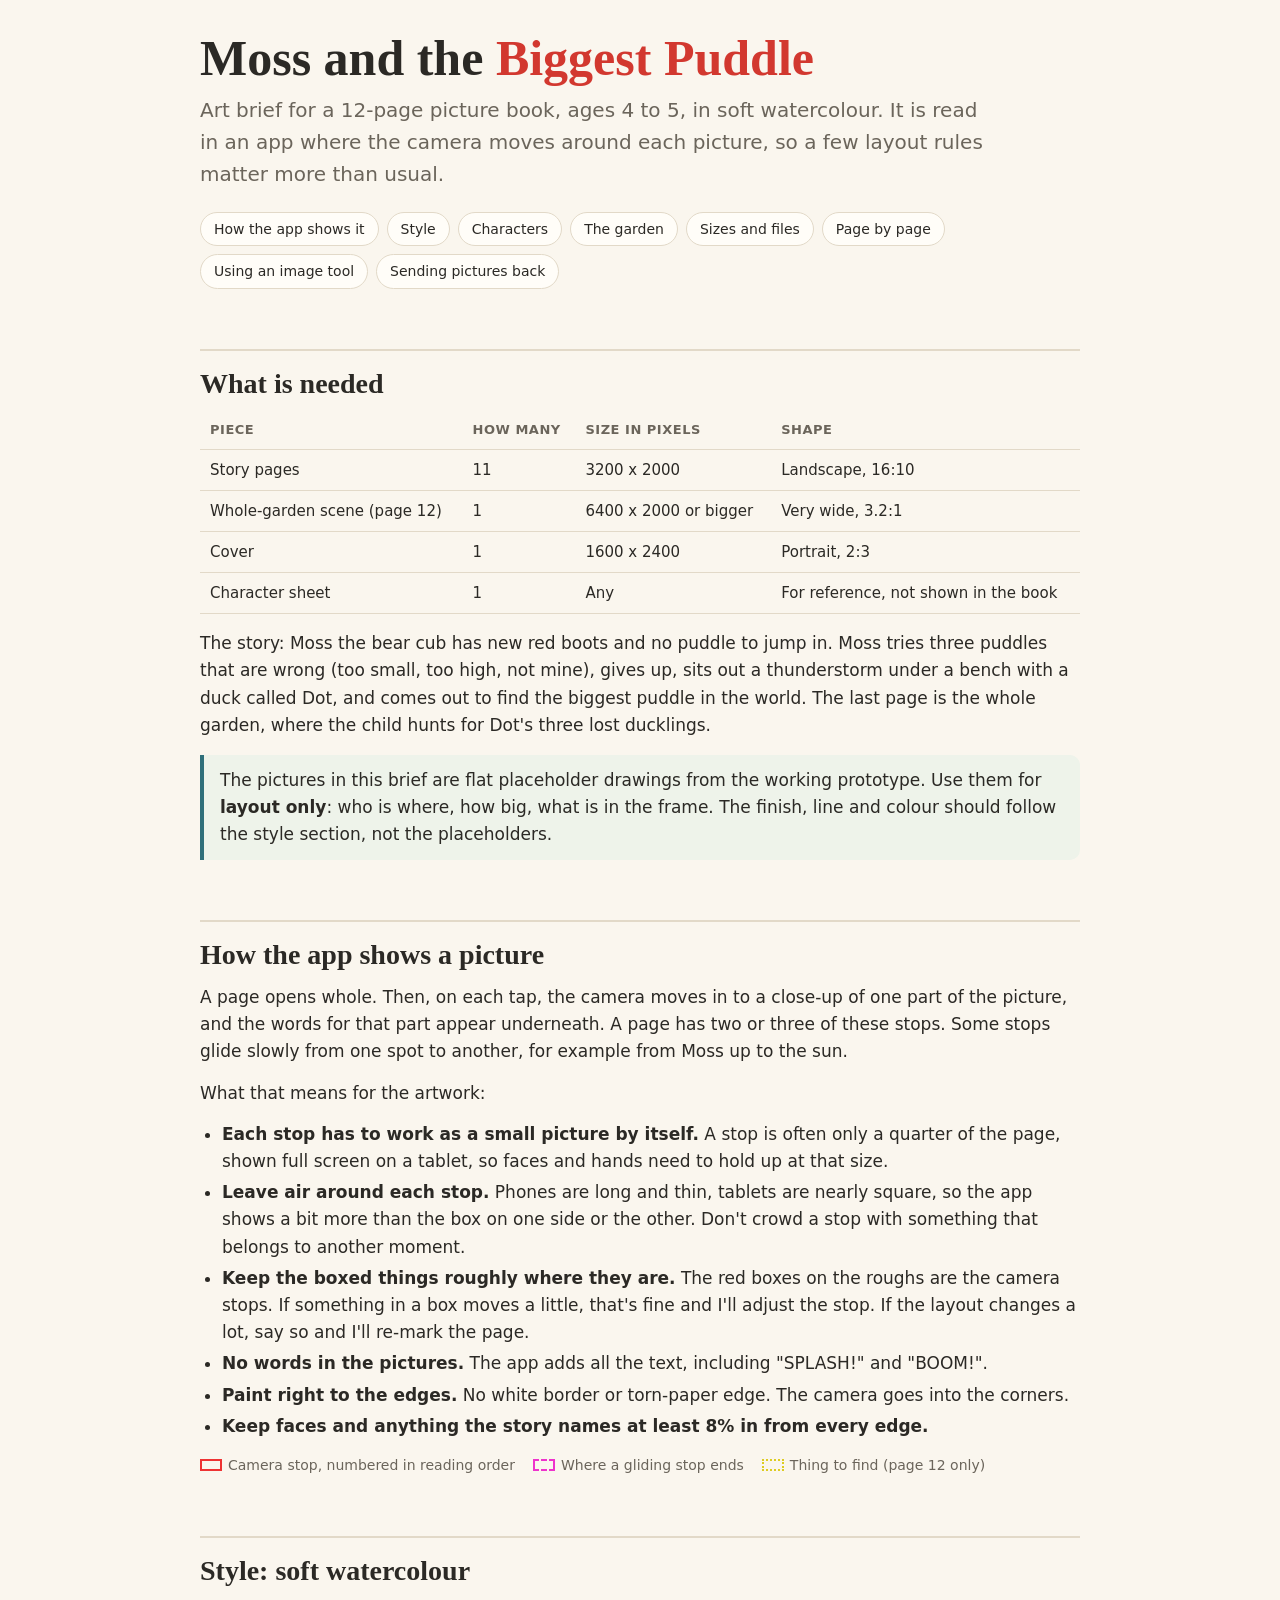
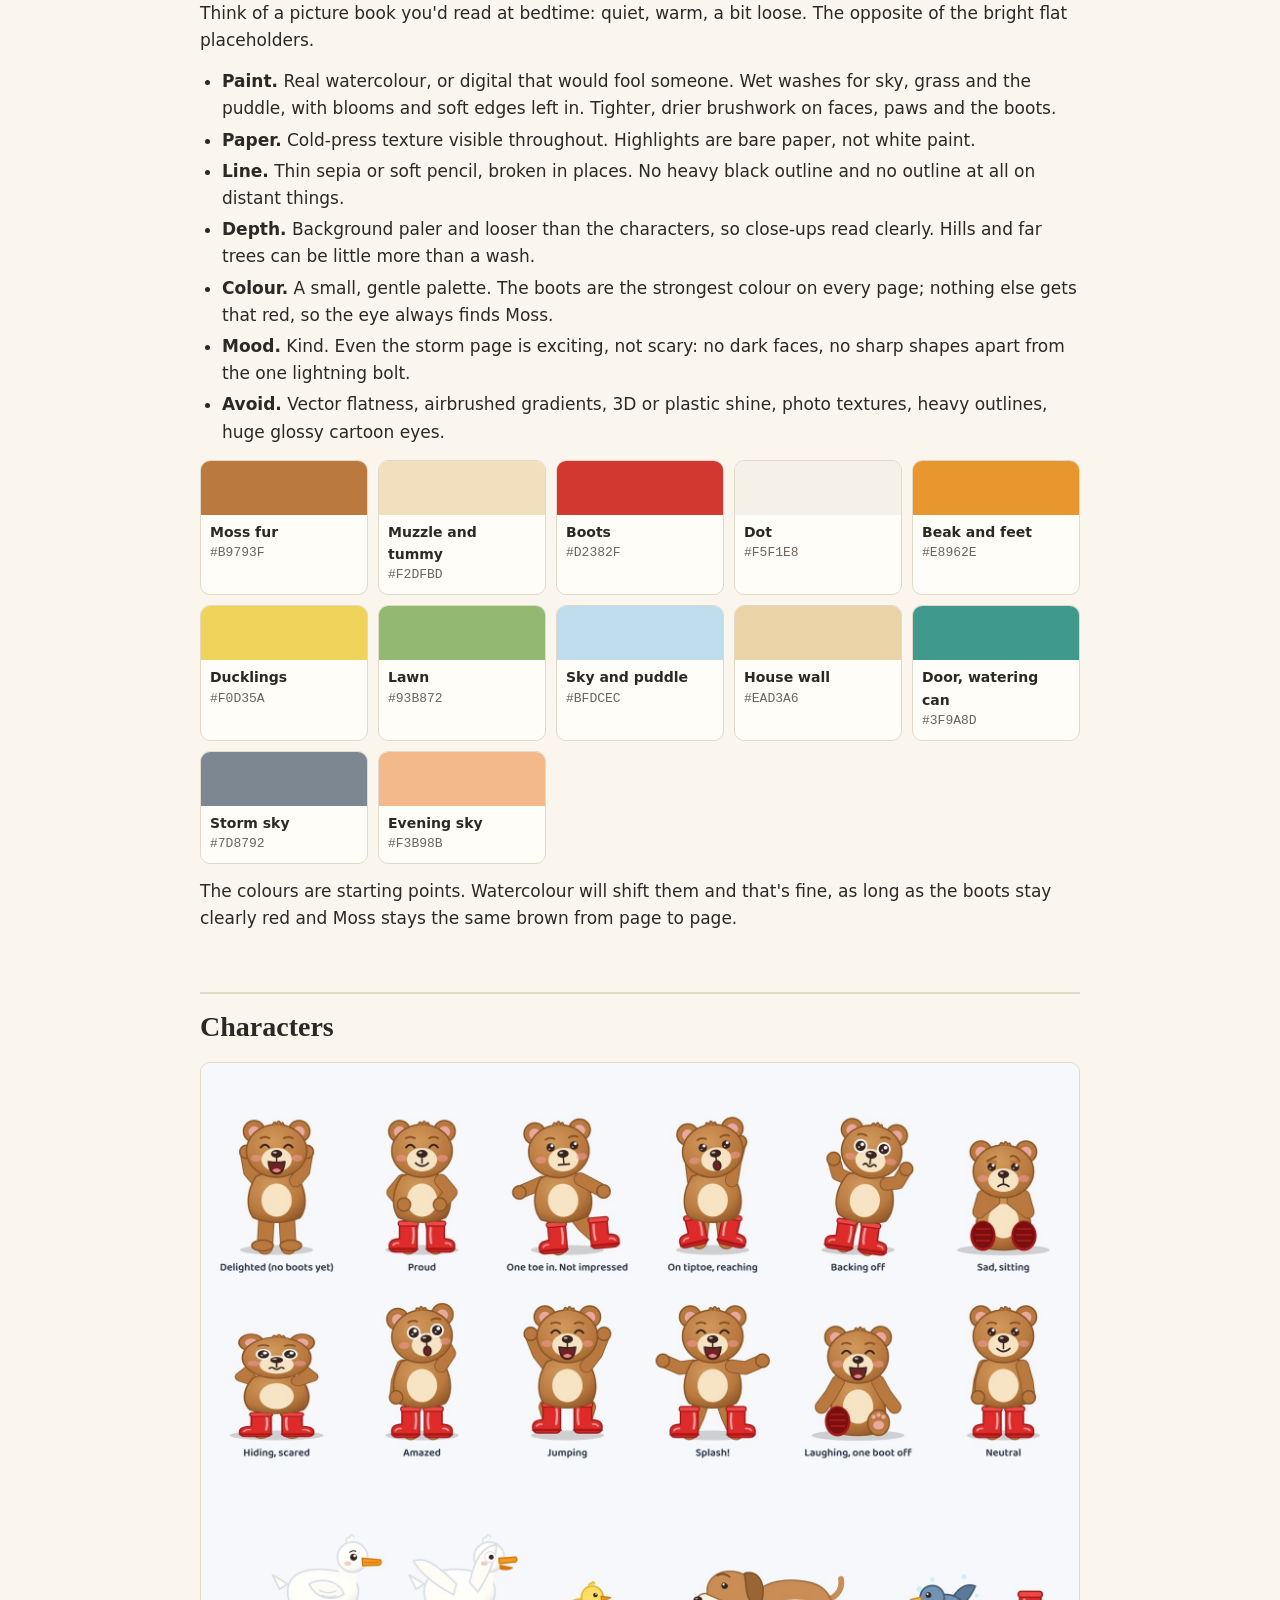
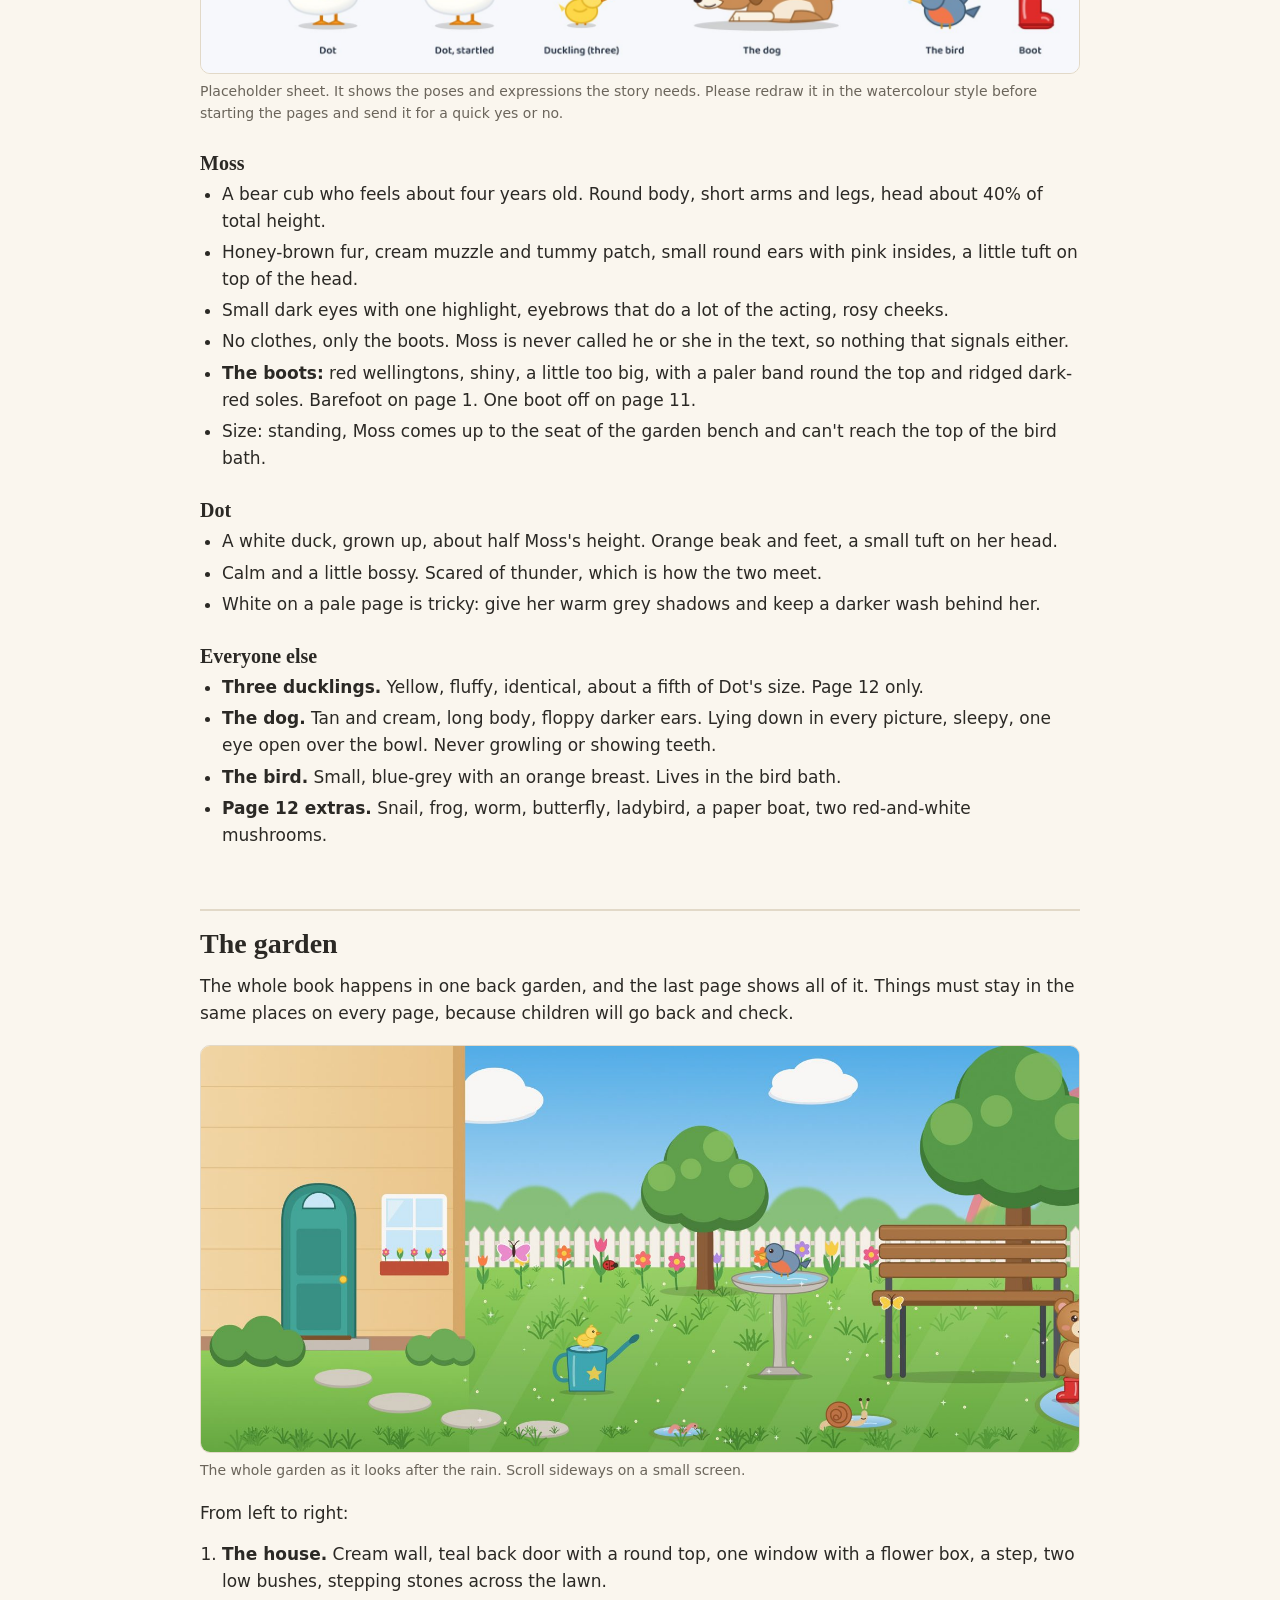
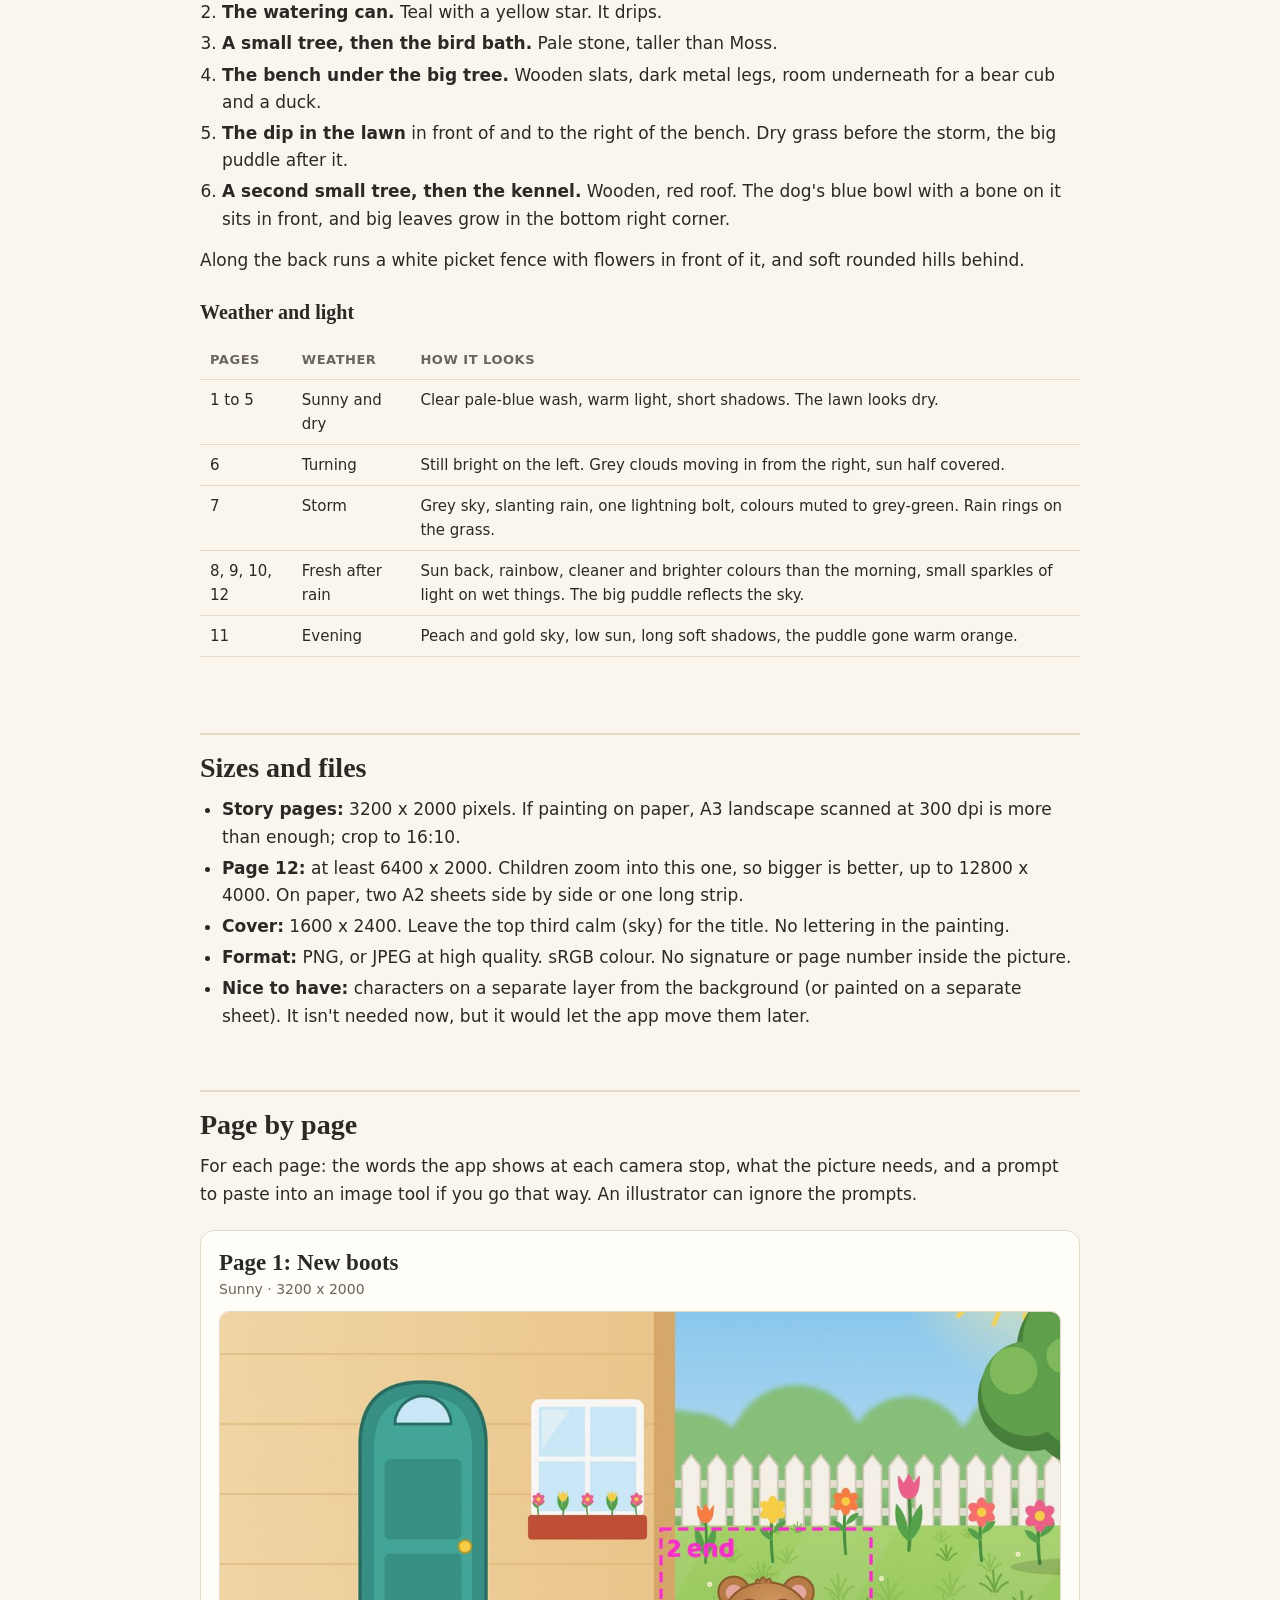
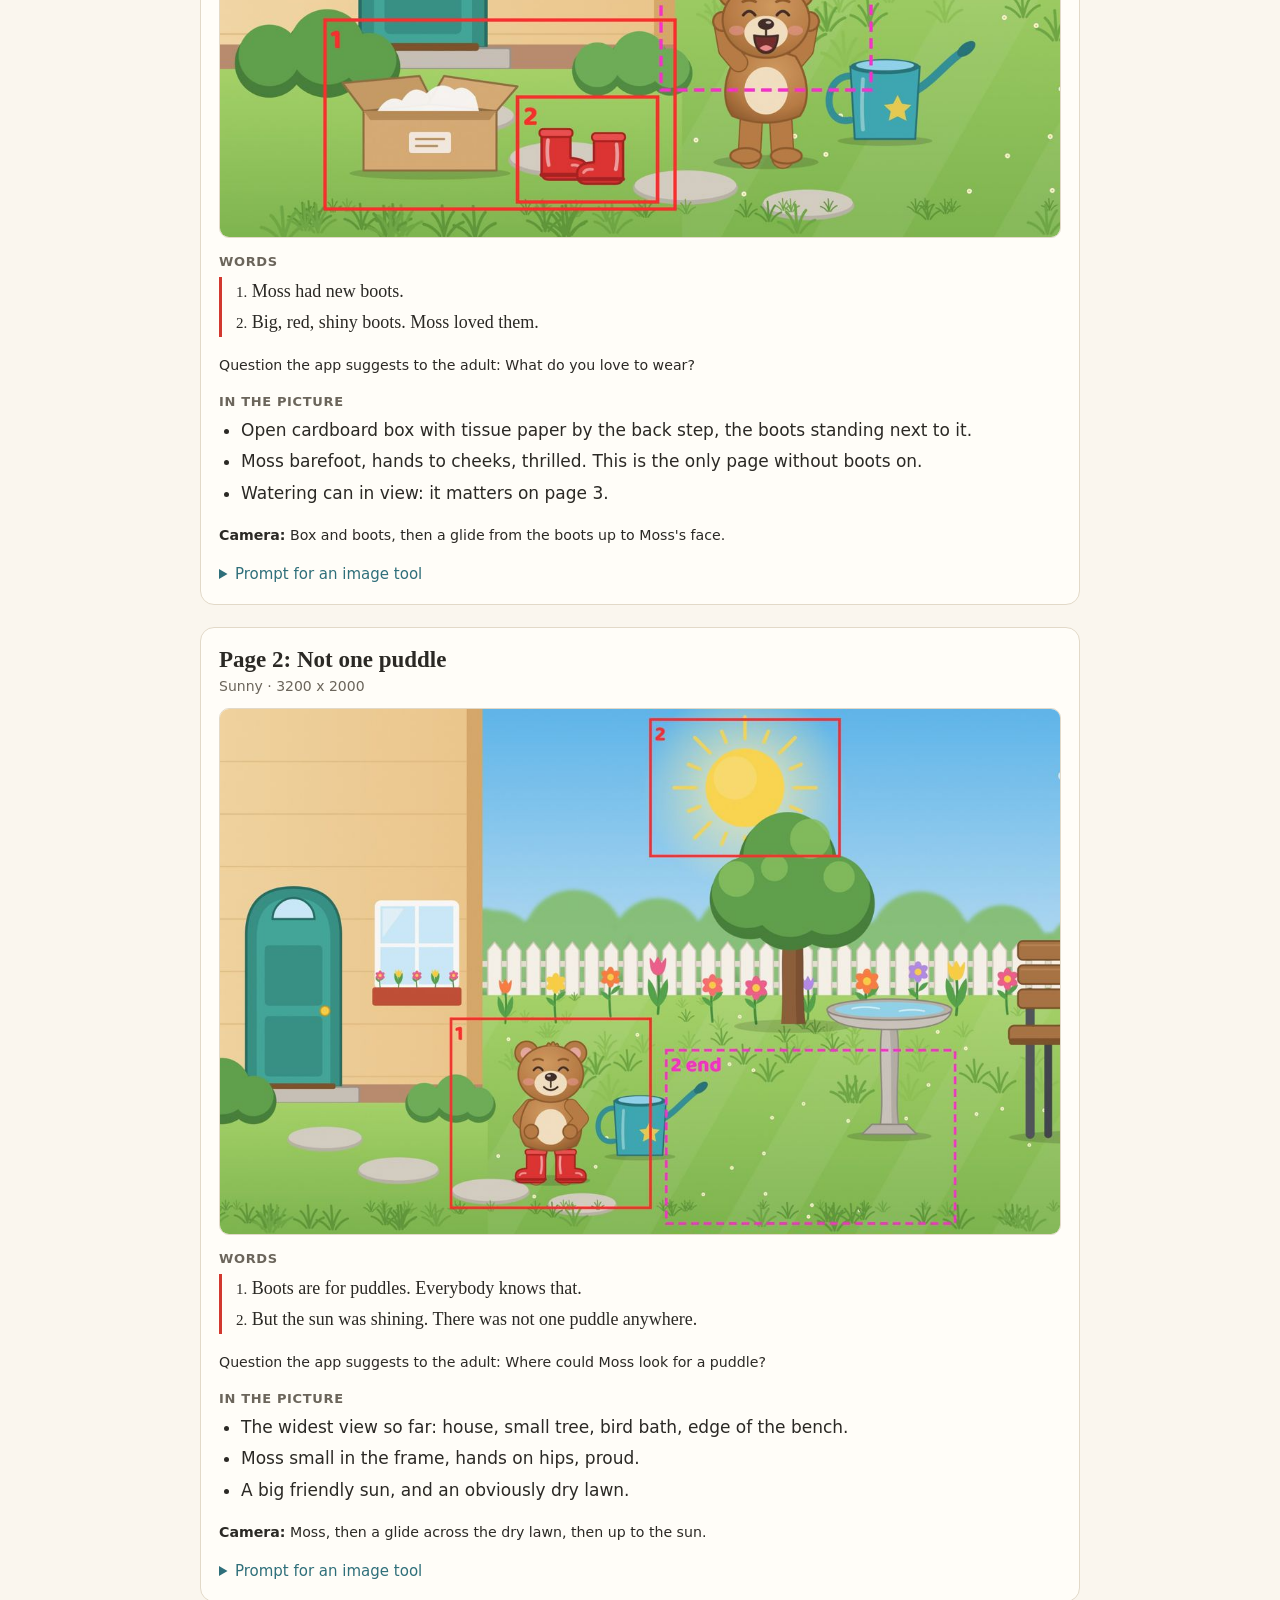
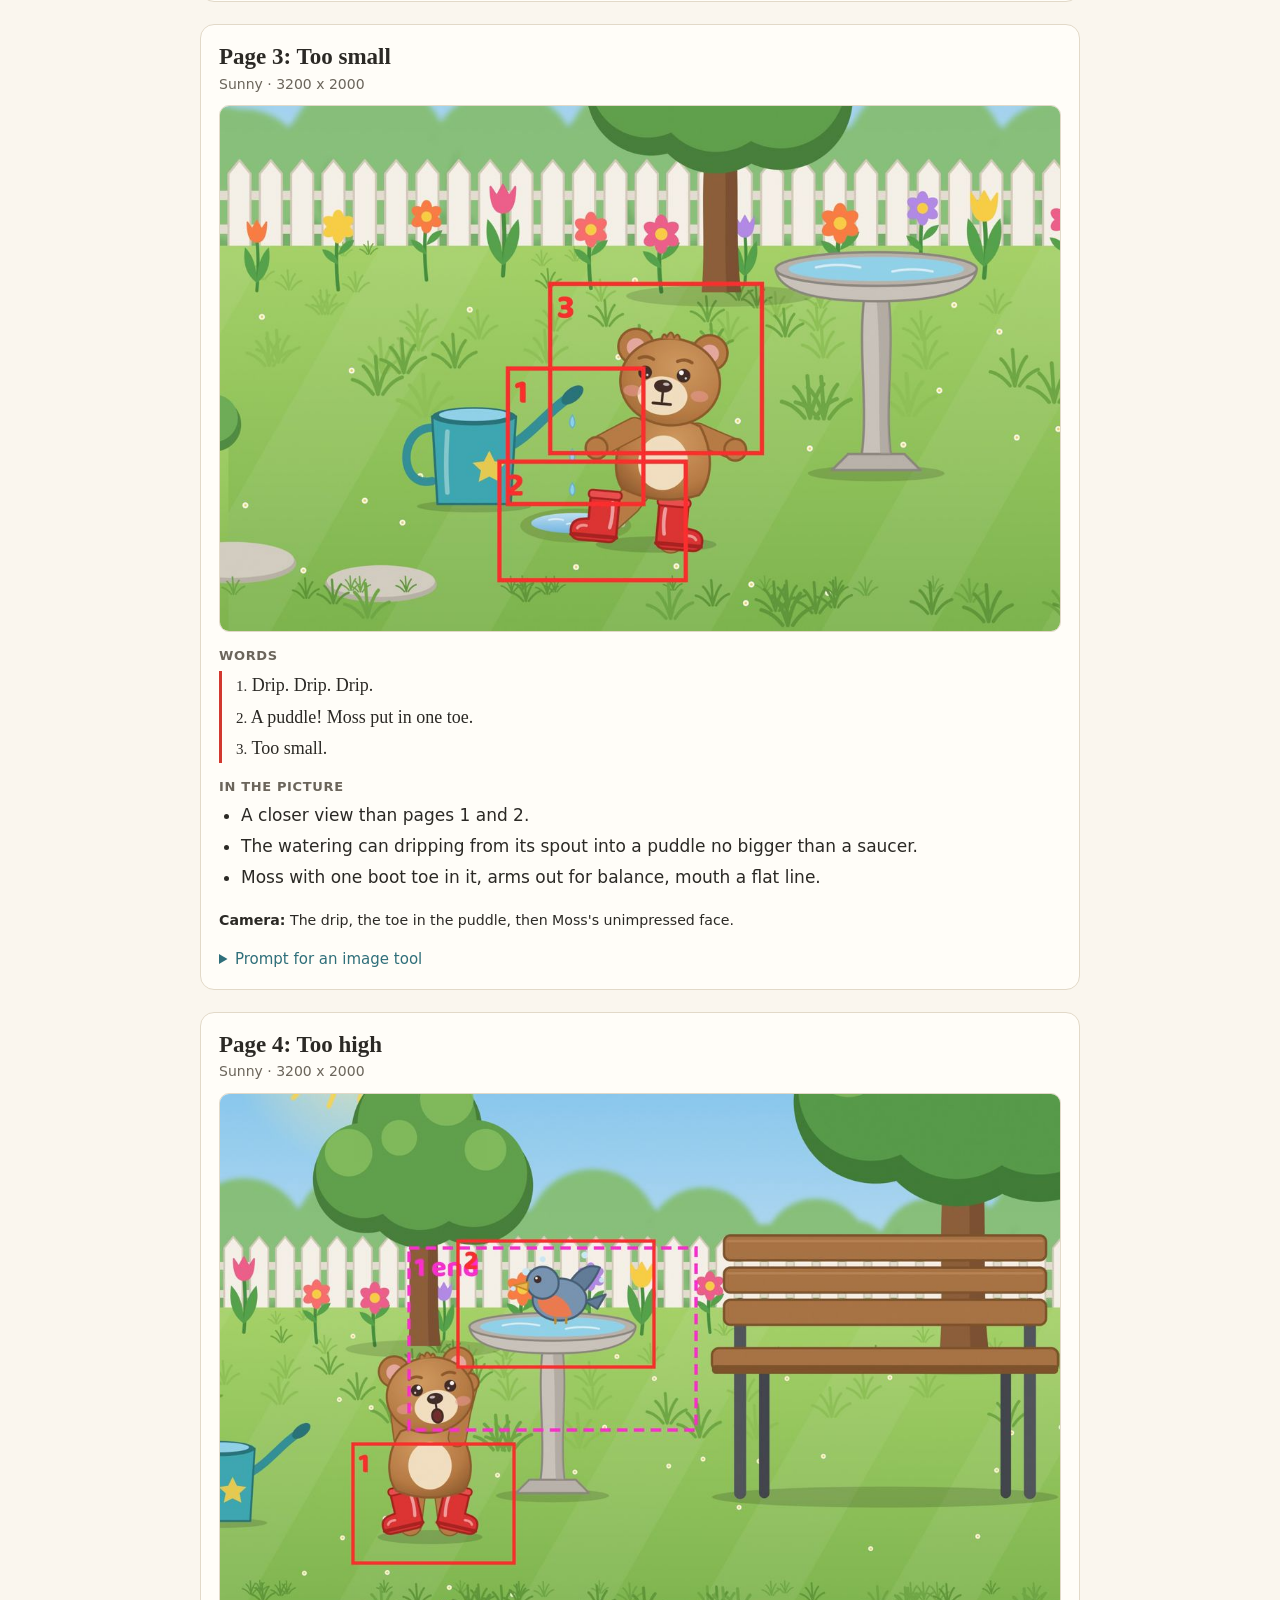
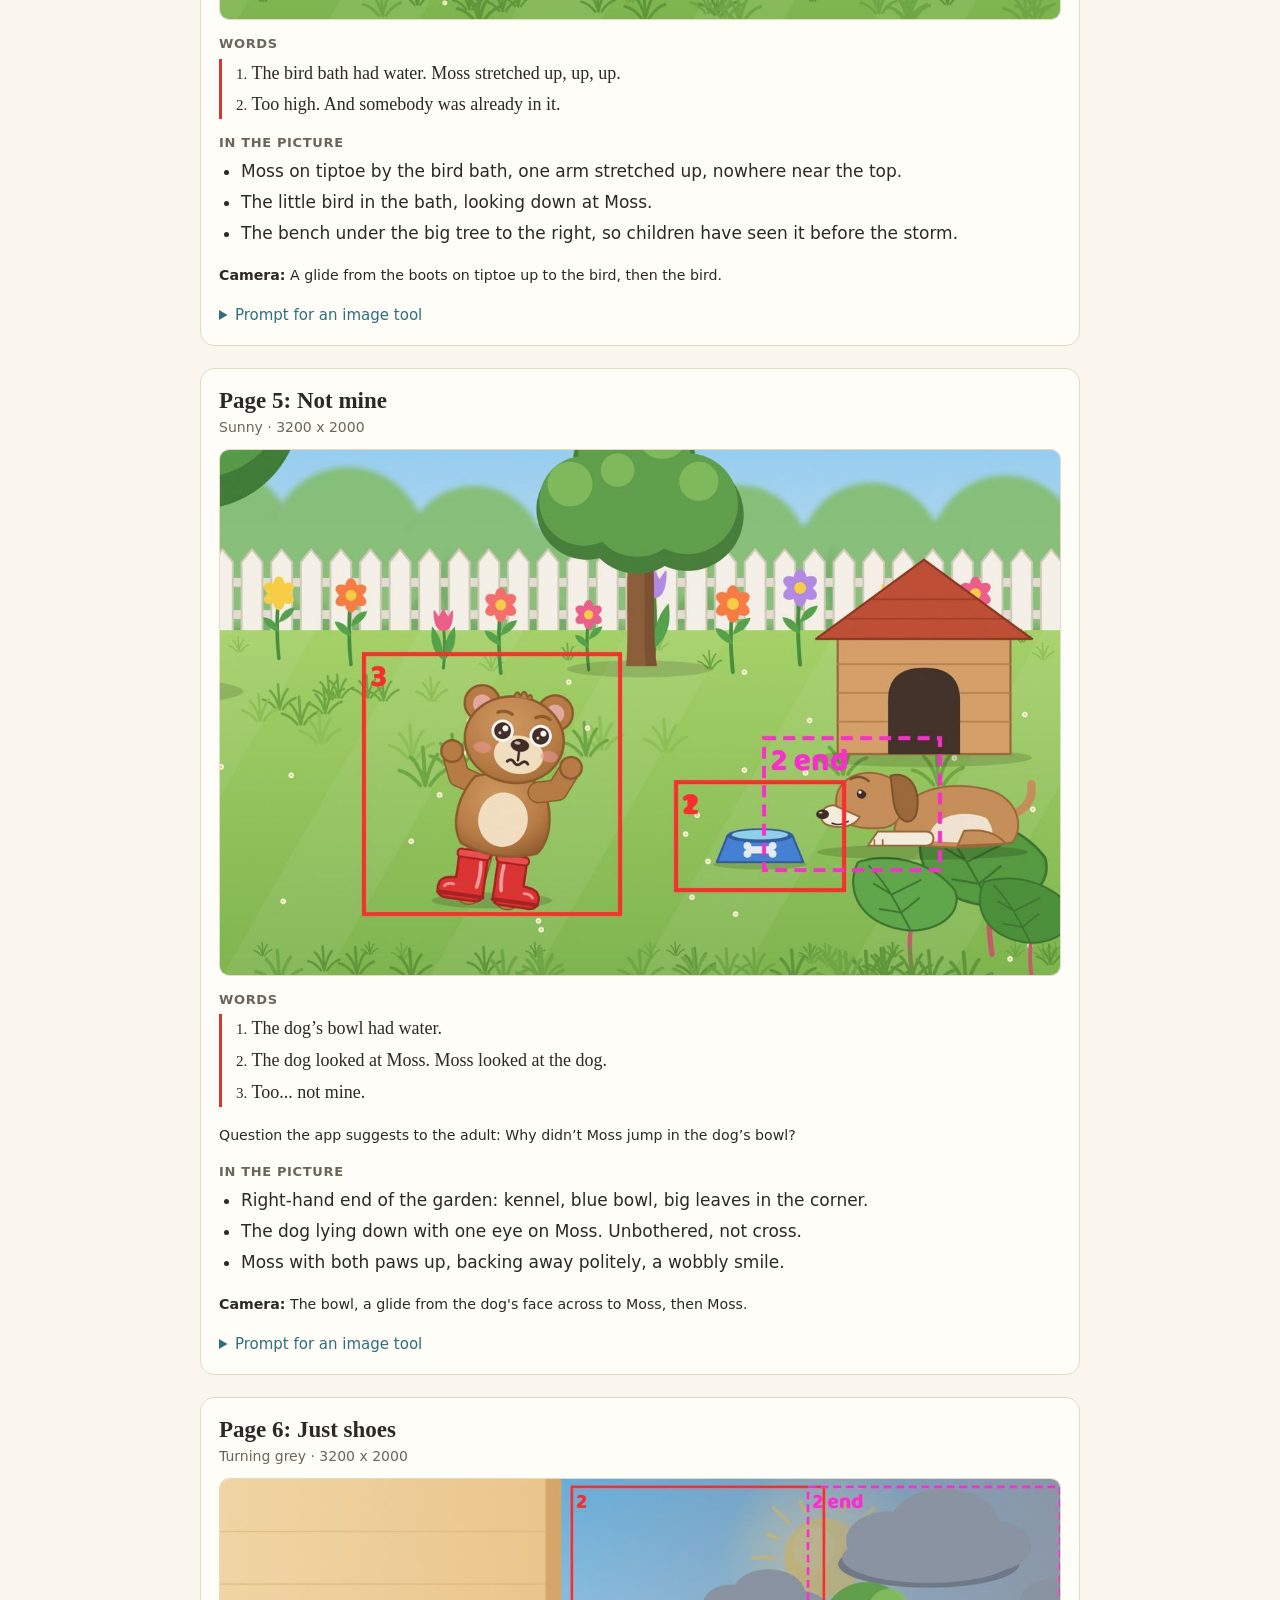
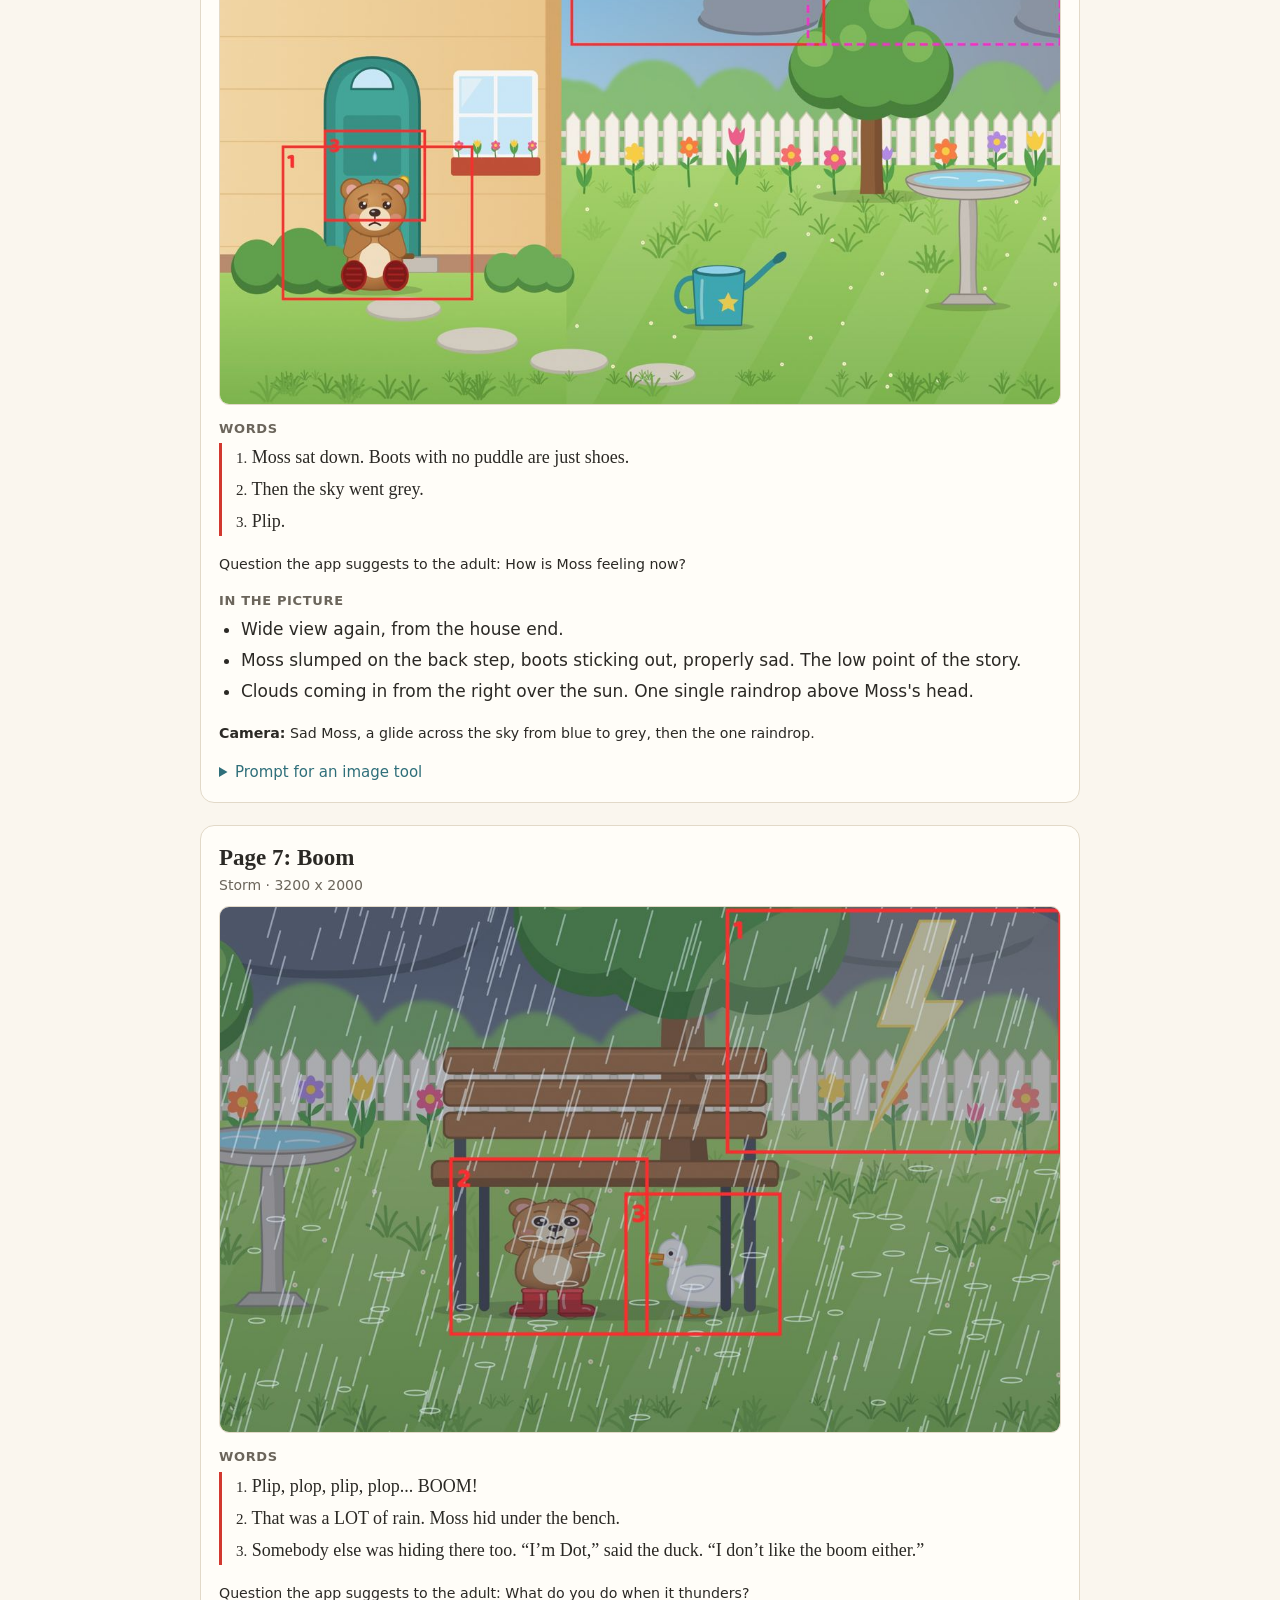
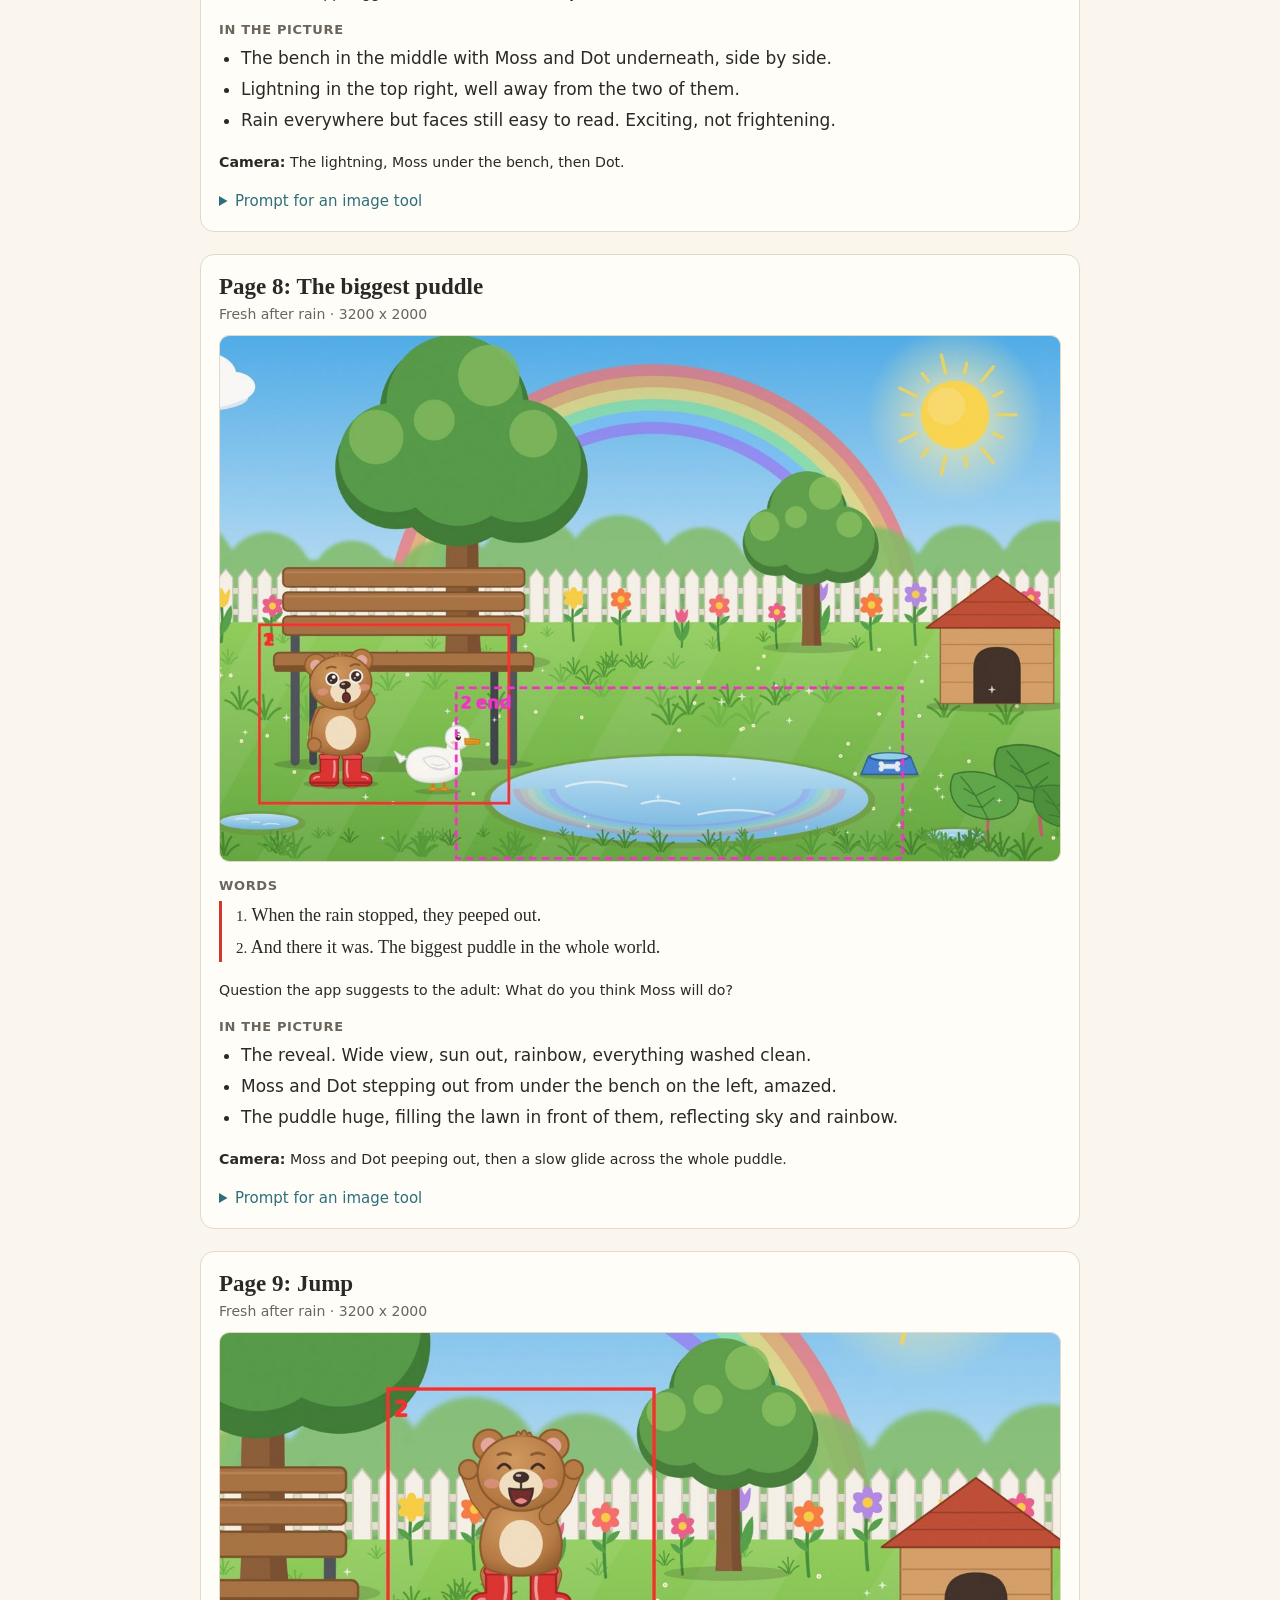
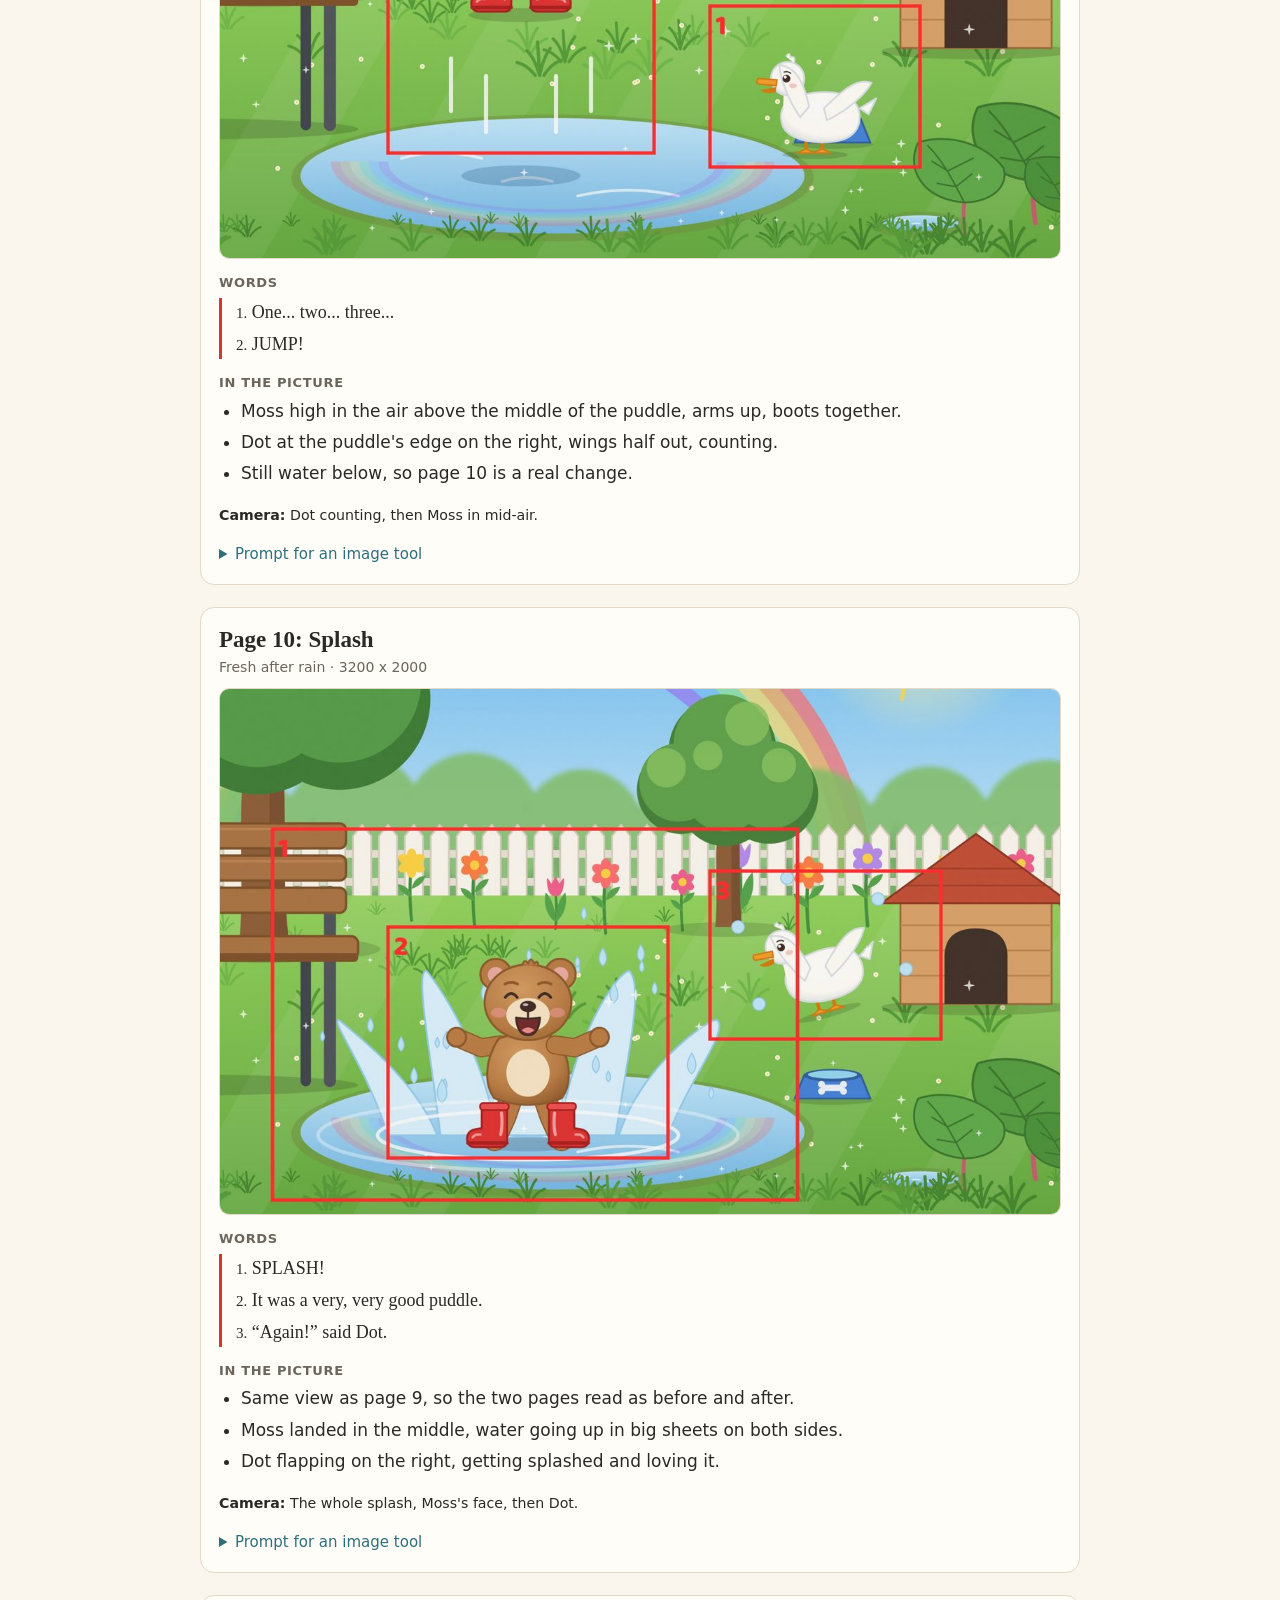
<file: docs/art-brief/index.html>
<!DOCTYPE html>
<html lang="en-ZA">
<head>
<meta charset="utf-8">
<meta name="viewport" content="width=device-width, initial-scale=1">
<title>Moss and the Biggest Puddle: art brief</title>
<style>
  :root {
    --paper: #faf6ee; --card: #fffdf8; --ink: #2b2925; --soft: #6b655b; --line: #e2d9c8;
    --red: #d2382f; --accent: #2f6f7a; --wash: #eef3ea; --code: #f3ede0;
  }
  @media (prefers-color-scheme: dark) {
    :root { --paper: #1c1b19; --card: #252421; --ink: #ece6da; --soft: #a59d8f; --line: #3a3833; --accent: #7fc0cb; --wash: #262b26; --code: #2d2b27; }
  }
  * { box-sizing: border-box; }
  html { scroll-behavior: smooth; }
  body { margin: 0; background: var(--paper); color: var(--ink); font: 17px/1.6 system-ui, -apple-system, "Segoe UI", Roboto, sans-serif; }
  main { max-width: 920px; margin: 0 auto; padding: 28px 20px 96px; }
  h1, h2, h3 { font-family: Georgia, "Iowan Old Style", "Times New Roman", serif; line-height: 1.2; text-wrap: balance; }
  h1 { font-size: clamp(32px, 6vw, 50px); margin: 0 0 6px; font-weight: 700; }
  h1 span { color: var(--red); }
  h2 { font-size: 28px; margin: 60px 0 12px; padding-top: 16px; border-top: 2px solid var(--line); }
  h3 { font-size: 20px; margin: 26px 0 6px; }
  p { margin: 0 0 14px; }
  .lede { font-size: 20px; color: var(--soft); max-width: 62ch; }
  a { color: var(--accent); }
  ul, ol { margin: 0 0 14px; padding-left: 22px; }
  li { margin: 4px 0; }
  nav { display: flex; flex-wrap: wrap; gap: 8px; margin: 22px 0 0; }
  nav a { text-decoration: none; border: 1px solid var(--line); background: var(--card); border-radius: 999px; padding: 5px 13px; font-size: 14px; color: var(--ink); }
  figure { margin: 18px 0; }
  figure img { display: block; width: 100%; height: auto; border-radius: 10px; border: 1px solid var(--line); }
  figcaption { font-size: 14px; color: var(--soft); margin-top: 6px; }
  .wide { overflow-x: auto; border-radius: 10px; border: 1px solid var(--line); }
  .wide img { border: 0; border-radius: 0; min-width: 1300px; }
  .note { background: var(--wash); border-left: 4px solid var(--accent); border-radius: 0 10px 10px 0; padding: 12px 16px; margin: 16px 0; }
  .note p:last-child { margin: 0; }
  .chips { display: grid; grid-template-columns: repeat(auto-fill, minmax(150px, 1fr)); gap: 10px; margin: 14px 0; }
  .chip { background: var(--card); border: 1px solid var(--line); border-radius: 10px; overflow: hidden; font-size: 13px; }
  .chip i { display: block; height: 54px; }
  .chip b { display: block; padding: 6px 9px 0; font-size: 14px; }
  .chip span { display: block; padding: 0 9px 8px; color: var(--soft); font-family: ui-monospace, Menlo, Consolas, monospace; }
  table { border-collapse: collapse; width: 100%; margin: 12px 0 16px; font-size: 15px; }
  th, td { text-align: left; padding: 8px 10px; border-bottom: 1px solid var(--line); vertical-align: top; }
  th { font-size: 13px; text-transform: uppercase; letter-spacing: .04em; color: var(--soft); font-weight: 600; }
  .scroll { overflow-x: auto; }
  .legend { display: flex; flex-wrap: wrap; gap: 6px 18px; font-size: 14px; color: var(--soft); margin: 8px 0 0; }
  .legend i { display: inline-block; width: 22px; height: 12px; vertical-align: -1px; margin-right: 6px; }
  .page { background: var(--card); border: 1px solid var(--line); border-radius: 14px; padding: 18px; margin: 22px 0; }
  .page h3 { margin: 0 0 2px; font-size: 23px; }
  .page .meta { font-size: 14px; color: var(--soft); margin-bottom: 10px; }
  .page figure { margin: 10px 0 14px; }
  .page.portrait figure img { max-width: 300px; }
  .words { font-family: Georgia, serif; font-size: 18px; border-left: 3px solid var(--red); padding-left: 14px; margin: 0 0 14px; }
  .words div { margin: 3px 0; }
  .label { font-size: 13px; text-transform: uppercase; letter-spacing: .05em; color: var(--soft); font-weight: 600; margin: 14px 0 4px; }
  .prompt { position: relative; background: var(--code); border-radius: 10px; padding: 12px 14px 12px; font-size: 14.5px; line-height: 1.5; white-space: pre-wrap; }
  .copy { float: right; margin: -2px -4px 6px 10px; font: inherit; font-size: 13px; border: 1px solid var(--line); background: var(--card); color: var(--ink); border-radius: 8px; padding: 4px 10px; cursor: pointer; }
  .copy:hover { border-color: var(--accent); }
  details { margin: 10px 0 0; }
  summary { cursor: pointer; color: var(--accent); font-size: 15px; }
  footer { margin-top: 60px; font-size: 14px; color: var(--soft); }
</style>
</head>
<body>
<main>

<h1>Moss and the <span>Biggest Puddle</span></h1>
<p class="lede">Art brief for a 12-page picture book, ages 4 to 5, in soft watercolour. It is read in an app where the camera moves around each picture, so a few layout rules matter more than usual.</p>

<nav>
  <a href="#app">How the app shows it</a>
  <a href="#style">Style</a>
  <a href="#cast">Characters</a>
  <a href="#garden">The garden</a>
  <a href="#specs">Sizes and files</a>
  <a href="#pages">Page by page</a>
  <a href="#tool">Using an image tool</a>
  <a href="#back">Sending pictures back</a>
</nav>

<h2 id="what">What is needed</h2>
<table>
  <tr><th>Piece</th><th>How many</th><th>Size in pixels</th><th>Shape</th></tr>
  <tr><td>Story pages</td><td>11</td><td>3200 x 2000</td><td>Landscape, 16:10</td></tr>
  <tr><td>Whole-garden scene (page 12)</td><td>1</td><td>6400 x 2000 or bigger</td><td>Very wide, 3.2:1</td></tr>
  <tr><td>Cover</td><td>1</td><td>1600 x 2400</td><td>Portrait, 2:3</td></tr>
  <tr><td>Character sheet</td><td>1</td><td>Any</td><td>For reference, not shown in the book</td></tr>
</table>
<p>The story: Moss the bear cub has new red boots and no puddle to jump in. Moss tries three puddles that are wrong (too small, too high, not mine), gives up, sits out a thunderstorm under a bench with a duck called Dot, and comes out to find the biggest puddle in the world. The last page is the whole garden, where the child hunts for Dot's three lost ducklings.</p>
<div class="note"><p>The pictures in this brief are flat placeholder drawings from the working prototype. Use them for <strong>layout only</strong>: who is where, how big, what is in the frame. The finish, line and colour should follow the style section, not the placeholders.</p></div>

<h2 id="app">How the app shows a picture</h2>
<p>A page opens whole. Then, on each tap, the camera moves in to a close-up of one part of the picture, and the words for that part appear underneath. A page has two or three of these stops. Some stops glide slowly from one spot to another, for example from Moss up to the sun.</p>
<p>What that means for the artwork:</p>
<ul>
  <li><strong>Each stop has to work as a small picture by itself.</strong> A stop is often only a quarter of the page, shown full screen on a tablet, so faces and hands need to hold up at that size.</li>
  <li><strong>Leave air around each stop.</strong> Phones are long and thin, tablets are nearly square, so the app shows a bit more than the box on one side or the other. Don't crowd a stop with something that belongs to another moment.</li>
  <li><strong>Keep the boxed things roughly where they are.</strong> The red boxes on the roughs are the camera stops. If something in a box moves a little, that's fine and I'll adjust the stop. If the layout changes a lot, say so and I'll re-mark the page.</li>
  <li><strong>No words in the pictures.</strong> The app adds all the text, including "SPLASH!" and "BOOM!".</li>
  <li><strong>Paint right to the edges.</strong> No white border or torn-paper edge. The camera goes into the corners.</li>
  <li><strong>Keep faces and anything the story names at least 8% in from every edge.</strong></li>
</ul>
<p class="legend">
  <span><i style="border:2px solid #e33"></i>Camera stop, numbered in reading order</span>
  <span><i style="border:2px dashed #e3c"></i>Where a gliding stop ends</span>
  <span><i style="border:2px dotted #dc2"></i>Thing to find (page 12 only)</span>
</p>

<h2 id="style">Style: soft watercolour</h2>
<p>Think of a picture book you'd read at bedtime: quiet, warm, a bit loose. The opposite of the bright flat placeholders.</p>
<ul>
  <li><strong>Paint.</strong> Real watercolour, or digital that would fool someone. Wet washes for sky, grass and the puddle, with blooms and soft edges left in. Tighter, drier brushwork on faces, paws and the boots.</li>
  <li><strong>Paper.</strong> Cold-press texture visible throughout. Highlights are bare paper, not white paint.</li>
  <li><strong>Line.</strong> Thin sepia or soft pencil, broken in places. No heavy black outline and no outline at all on distant things.</li>
  <li><strong>Depth.</strong> Background paler and looser than the characters, so close-ups read clearly. Hills and far trees can be little more than a wash.</li>
  <li><strong>Colour.</strong> A small, gentle palette. The boots are the strongest colour on every page; nothing else gets that red, so the eye always finds Moss.</li>
  <li><strong>Mood.</strong> Kind. Even the storm page is exciting, not scary: no dark faces, no sharp shapes apart from the one lightning bolt.</li>
  <li><strong>Avoid.</strong> Vector flatness, airbrushed gradients, 3D or plastic shine, photo textures, heavy outlines, huge glossy cartoon eyes.</li>
</ul>
<div class="chips">
  <div class="chip"><i style="background:#b9793f"></i><b>Moss fur</b><span>#B9793F</span></div>
  <div class="chip"><i style="background:#f2dfbd"></i><b>Muzzle and tummy</b><span>#F2DFBD</span></div>
  <div class="chip"><i style="background:#d2382f"></i><b>Boots</b><span>#D2382F</span></div>
  <div class="chip"><i style="background:#f5f1e8"></i><b>Dot</b><span>#F5F1E8</span></div>
  <div class="chip"><i style="background:#e8962e"></i><b>Beak and feet</b><span>#E8962E</span></div>
  <div class="chip"><i style="background:#f0d35a"></i><b>Ducklings</b><span>#F0D35A</span></div>
  <div class="chip"><i style="background:#93b872"></i><b>Lawn</b><span>#93B872</span></div>
  <div class="chip"><i style="background:#bfdcec"></i><b>Sky and puddle</b><span>#BFDCEC</span></div>
  <div class="chip"><i style="background:#ead3a6"></i><b>House wall</b><span>#EAD3A6</span></div>
  <div class="chip"><i style="background:#3f9a8d"></i><b>Door, watering can</b><span>#3F9A8D</span></div>
  <div class="chip"><i style="background:#7d8792"></i><b>Storm sky</b><span>#7D8792</span></div>
  <div class="chip"><i style="background:#f3b98b"></i><b>Evening sky</b><span>#F3B98B</span></div>
</div>
<p>The colours are starting points. Watercolour will shift them and that's fine, as long as the boots stay clearly red and Moss stays the same brown from page to page.</p>

<h2 id="cast">Characters</h2>
<figure>
  <img width="1800" height="1250" src="img/characters.jpg" alt="Placeholder character sheet: Moss in twelve poses, Dot, a duckling, the dog, the bird and a boot" loading="lazy">
  <figcaption>Placeholder sheet. It shows the poses and expressions the story needs. Please redraw it in the watercolour style before starting the pages and send it for a quick yes or no.</figcaption>
</figure>

<h3>Moss</h3>
<ul>
  <li>A bear cub who feels about four years old. Round body, short arms and legs, head about 40% of total height.</li>
  <li>Honey-brown fur, cream muzzle and tummy patch, small round ears with pink insides, a little tuft on top of the head.</li>
  <li>Small dark eyes with one highlight, eyebrows that do a lot of the acting, rosy cheeks.</li>
  <li>No clothes, only the boots. Moss is never called he or she in the text, so nothing that signals either.</li>
  <li><strong>The boots:</strong> red wellingtons, shiny, a little too big, with a paler band round the top and ridged dark-red soles. Barefoot on page 1. One boot off on page 11.</li>
  <li>Size: standing, Moss comes up to the seat of the garden bench and can't reach the top of the bird bath.</li>
</ul>
<h3>Dot</h3>
<ul>
  <li>A white duck, grown up, about half Moss's height. Orange beak and feet, a small tuft on her head.</li>
  <li>Calm and a little bossy. Scared of thunder, which is how the two meet.</li>
  <li>White on a pale page is tricky: give her warm grey shadows and keep a darker wash behind her.</li>
</ul>
<h3>Everyone else</h3>
<ul>
  <li><strong>Three ducklings.</strong> Yellow, fluffy, identical, about a fifth of Dot's size. Page 12 only.</li>
  <li><strong>The dog.</strong> Tan and cream, long body, floppy darker ears. Lying down in every picture, sleepy, one eye open over the bowl. Never growling or showing teeth.</li>
  <li><strong>The bird.</strong> Small, blue-grey with an orange breast. Lives in the bird bath.</li>
  <li><strong>Page 12 extras.</strong> Snail, frog, worm, butterfly, ladybird, a paper boat, two red-and-white mushrooms.</li>
</ul>

<h2 id="garden">The garden</h2>
<p>The whole book happens in one back garden, and the last page shows all of it. Things must stay in the same places on every page, because children will go back and check.</p>
<figure>
  <div class="wide"><img width="2400" height="750" src="img/garden.jpg" alt="Placeholder drawing of the whole garden, left to right: house, watering can, bird bath, bench under a tree, big puddle, kennel" loading="lazy"></div>
  <figcaption>The whole garden as it looks after the rain. Scroll sideways on a small screen.</figcaption>
</figure>
<p>From left to right:</p>
<ol>
  <li><strong>The house.</strong> Cream wall, teal back door with a round top, one window with a flower box, a step, two low bushes, stepping stones across the lawn.</li>
  <li><strong>The watering can.</strong> Teal with a yellow star. It drips.</li>
  <li><strong>A small tree, then the bird bath.</strong> Pale stone, taller than Moss.</li>
  <li><strong>The bench under the big tree.</strong> Wooden slats, dark metal legs, room underneath for a bear cub and a duck.</li>
  <li><strong>The dip in the lawn</strong> in front of and to the right of the bench. Dry grass before the storm, the big puddle after it.</li>
  <li><strong>A second small tree, then the kennel.</strong> Wooden, red roof. The dog's blue bowl with a bone on it sits in front, and big leaves grow in the bottom right corner.</li>
</ol>
<p>Along the back runs a white picket fence with flowers in front of it, and soft rounded hills behind.</p>

<h3>Weather and light</h3>
<div class="scroll"><table>
  <tr><th>Pages</th><th>Weather</th><th>How it looks</th></tr>
  <tr><td>1 to 5</td><td>Sunny and dry</td><td>Clear pale-blue wash, warm light, short shadows. The lawn looks dry.</td></tr>
  <tr><td>6</td><td>Turning</td><td>Still bright on the left. Grey clouds moving in from the right, sun half covered.</td></tr>
  <tr><td>7</td><td>Storm</td><td>Grey sky, slanting rain, one lightning bolt, colours muted to grey-green. Rain rings on the grass.</td></tr>
  <tr><td>8, 9, 10, 12</td><td>Fresh after rain</td><td>Sun back, rainbow, cleaner and brighter colours than the morning, small sparkles of light on wet things. The big puddle reflects the sky.</td></tr>
  <tr><td>11</td><td>Evening</td><td>Peach and gold sky, low sun, long soft shadows, the puddle gone warm orange.</td></tr>
</table></div>

<h2 id="specs">Sizes and files</h2>
<ul>
  <li><strong>Story pages:</strong> 3200 x 2000 pixels. If painting on paper, A3 landscape scanned at 300 dpi is more than enough; crop to 16:10.</li>
  <li><strong>Page 12:</strong> at least 6400 x 2000. Children zoom into this one, so bigger is better, up to 12800 x 4000. On paper, two A2 sheets side by side or one long strip.</li>
  <li><strong>Cover:</strong> 1600 x 2400. Leave the top third calm (sky) for the title. No lettering in the painting.</li>
  <li><strong>Format:</strong> PNG, or JPEG at high quality. sRGB colour. No signature or page number inside the picture.</li>
  <li><strong>Nice to have:</strong> characters on a separate layer from the background (or painted on a separate sheet). It isn't needed now, but it would let the app move them later.</li>
</ul>

<h2 id="pages">Page by page</h2>
<p>For each page: the words the app shows at each camera stop, what the picture needs, and a prompt to paste into an image tool if you go that way. An illustrator can ignore the prompts.</p>
<div id="pagelist"></div>

<h2 id="tool">If you use an image tool</h2>
<p>It can work, but two things are hard for these tools and both matter here: keeping a character identical across twelve pictures, and making one very wide picture. This order gives the best odds.</p>
<ol>
  <li><strong>Make the character sheet first.</strong> Use the prompt below. Keep trying until Moss looks right, because every later picture copies this one.</li>
  <li><strong>Make page 2 next.</strong> It's the widest view of the garden. Attach the character sheet as a reference image.</li>
  <li><strong>Then the other pages</strong>, each time attaching both the character sheet and page 2, so Moss and the garden stay the same. Use a tool that accepts reference images; without that, Moss will drift.</li>
  <li><strong>Page 12 last.</strong> Most tools won't make a 3.2:1 picture in one go. Make the middle third first, then extend it left and right (often called outpainting or expand), or make three overlapping pictures and I'll join them. If this page is going to be commissioned from a person, it's the one to pick.</li>
  <li><strong>Make them big.</strong> Most tools give about 2000 pixels across. Run the tool's upscaler to reach the sizes above, or send what you have and I'll tell you if it's too soft.</li>
</ol>
<div class="label">Character sheet prompt</div>
<div class="prompt" id="sheetprompt"></div>
<h3>Check each picture before keeping it</h3>
<ul>
  <li>Two boots, both red, on the right pages. Barefoot on page 1, one boot off on page 11.</li>
  <li>Moss has no clothes, scarf, hat or bow. Same brown, same face.</li>
  <li>Dot is white with an orange beak. Exactly three ducklings on page 12.</li>
  <li>Right weather for the page, and no rainbow before page 8.</li>
  <li>No stray letters, signatures or frames. Right number of paws and legs.</li>
  <li>Things in the garden are on the correct side: house left, kennel right.</li>
</ul>
<div class="note"><p><strong>Rights.</strong> The book will be sold, so check that the tool's terms allow commercial use of what it makes on your plan. If you commission an illustrator in South Africa, get the copyright assigned to you, or a licence covering the app, in a signed written agreement. Paying for the work doesn't transfer it by default for illustrations. This is my understanding of the Copyright Act, not legal advice.</p></div>

<h2 id="back">Sending pictures back</h2>
<ul>
  <li>Name them <code>page1</code> to <code>page12</code>, <code>cover</code> and <code>characters</code>. Any names will do if that's a nuisance, as long as I can tell which is which.</li>
  <li>Send the full-size files, not screenshots or pictures pasted into a chat app, which shrink them. A Google Drive folder works, or upload them to the project on GitHub.</li>
  <li>Send the character sheet and one finished page first. It's cheaper to change direction after two pictures than after thirteen.</li>
</ul>
<p>Once they arrive I drop them into the book, check every camera stop against the new artwork, move any that no longer fit, and put the updated book in the playground for you to read through.</p>

<footer>Placeholder drawings and story text from the working prototype. Brief written 13 November 2026.</footer>
</main>

<script>
"use strict";
const STYLE = "Soft watercolour children's picture book illustration on cold-press paper. Loose wet washes with soft edges, visible paper grain, thin broken sepia pencil line, bare paper for highlights. Gentle limited palette, background paler and looser than the characters. Warm and kind in mood. No text, no lettering, no border, no signature. Not vector, not 3D, not glossy.";
const MOSS = "Moss is a small round bear cub with honey-brown fur, a cream muzzle and cream tummy patch, small round ears with pink insides, small dark eyes and rosy cheeks. Moss wears no clothes, only shiny red wellington boots that are a little too big.";
const MOSS_BARE = "Moss is a small round bear cub with honey-brown fur, a cream muzzle and cream tummy patch, small round ears with pink insides, small dark eyes and rosy cheeks. Moss wears no clothes and is barefoot.";
const DOT = "Dot is a white duck with an orange beak and orange feet and a small tuft on her head, about half as tall as Moss.";
const GARDEN = "Setting: a small back garden with a cream house wall and teal door on the left, a white picket fence with flowers along the back, soft rounded green hills beyond.";
const LAND = "Landscape, 16:10, painted to the edges.";

const PAGES = [
  { n: 1, img: "page1.jpg", title: "New boots", weather: "Sunny",
    words: ["Moss had new boots.", "Big, red, shiny boots. Moss loved them."],
    ask: "What do you love to wear?",
    need: ["Open cardboard box with tissue paper by the back step, the boots standing next to it.", "Moss barefoot, hands to cheeks, thrilled. This is the only page without boots on.", "Watering can in view: it matters on page 3."],
    cam: "Box and boots, then a glide from the boots up to Moss's face.",
    scene: "A sunny morning. Beside the back step sits an open cardboard box with white tissue paper, and next to it stands a pair of shiny red wellington boots. To the right Moss stands barefoot on the grass, hands on cheeks, laughing with delight. A teal watering can with a yellow star stands nearby.", moss: MOSS_BARE },
  { n: 2, img: "page2.jpg", title: "Not one puddle", weather: "Sunny",
    words: ["Boots are for puddles. Everybody knows that.", "But the sun was shining. There was not one puddle anywhere."],
    ask: "Where could Moss look for a puddle?",
    need: ["The widest view so far: house, small tree, bird bath, edge of the bench.", "Moss small in the frame, hands on hips, proud.", "A big friendly sun, and an obviously dry lawn."],
    cam: "Moss, then a glide across the dry lawn, then up to the sun.",
    scene: "A wide view of the garden on a bright, dry day. Moss stands proudly near the back door in the red boots, hands on hips, eyes closed in a smile. A big yellow sun in a clear pale-blue sky above a small round tree. Dry green lawn with stepping stones, a stone bird bath and the end of a wooden bench further right. No water on the ground anywhere." },
  { n: 3, img: "page3.jpg", title: "Too small", weather: "Sunny",
    words: ["Drip. Drip. Drip.", "A puddle! Moss put in one toe.", "Too small."],
    need: ["A closer view than pages 1 and 2.", "The watering can dripping from its spout into a puddle no bigger than a saucer.", "Moss with one boot toe in it, arms out for balance, mouth a flat line."],
    cam: "The drip, the toe in the puddle, then Moss's unimpressed face.",
    scene: "A close view. A teal watering can with a yellow star drips from its spout into a tiny puddle on the grass, no bigger than a saucer. Moss dips the toe of one red boot into it, arms out for balance, with a flat unimpressed mouth. A stone bird bath and picket fence behind." },
  { n: 4, img: "page4.jpg", title: "Too high", weather: "Sunny",
    words: ["The bird bath had water. Moss stretched up, up, up.", "Too high. And somebody was already in it."],
    need: ["Moss on tiptoe by the bird bath, one arm stretched up, nowhere near the top.", "The little bird in the bath, looking down at Moss.", "The bench under the big tree to the right, so children have seen it before the storm."],
    cam: "A glide from the boots on tiptoe up to the bird, then the bird.",
    scene: "Moss stands on tiptoe in the red boots beside a tall stone bird bath, one arm stretched up as high as it will go, mouth a small 'oh'. A small blue-grey bird with an orange breast sits in the bird bath splashing, looking down at Moss. To the right, a wooden garden bench under a big leafy tree." },
  { n: 5, img: "page5.jpg", title: "Not mine", weather: "Sunny",
    words: ["The dog’s bowl had water.", "The dog looked at Moss. Moss looked at the dog.", "Too... not mine."],
    ask: "Why didn’t Moss jump in the dog’s bowl?",
    need: ["Right-hand end of the garden: kennel, blue bowl, big leaves in the corner.", "The dog lying down with one eye on Moss. Unbothered, not cross.", "Moss with both paws up, backing away politely, a wobbly smile."],
    cam: "The bowl, a glide from the dog's face across to Moss, then Moss.",
    scene: "Moss stands in the red boots with both paws raised, backing away politely with wide eyes and a wobbly smile. To the right a tan and cream dog with floppy ears lies in front of a wooden kennel with a red roof, sleepy, one eye on Moss. In front of the dog is a blue bowl of water with a bone painted on it. Big green leaves in the bottom right corner." },
  { n: 6, img: "page6.jpg", title: "Just shoes", weather: "Turning grey",
    words: ["Moss sat down. Boots with no puddle are just shoes.", "Then the sky went grey.", "Plip."],
    ask: "How is Moss feeling now?",
    need: ["Wide view again, from the house end.", "Moss slumped on the back step, boots sticking out, properly sad. The low point of the story.", "Clouds coming in from the right over the sun. One single raindrop above Moss's head."],
    cam: "Sad Moss, a glide across the sky from blue to grey, then the one raindrop.",
    scene: "A wide view of the garden. Moss sits slumped on the back doorstep, sad, the red boots sticking out in front, paws in lap. The sky is still blue on the left, but on the right heavy grey clouds are rolling in and half covering the sun. One single raindrop falls just above Moss's head." },
  { n: 7, img: "page7.jpg", title: "Boom", weather: "Storm",
    words: ["Plip, plop, plip, plop... BOOM!", "That was a LOT of rain. Moss hid under the bench.", "Somebody else was hiding there too. “I’m Dot,” said the duck. “I don’t like the boom either.”"],
    ask: "What do you do when it thunders?",
    need: ["The bench in the middle with Moss and Dot underneath, side by side.", "Lightning in the top right, well away from the two of them.", "Rain everywhere but faces still easy to read. Exciting, not frightening."],
    cam: "The lightning, Moss under the bench, then Dot.",
    scene: "A thunderstorm in the garden. Dark grey sky, heavy slanting rain, one bolt of lightning in the top right corner. In the middle a wooden garden bench under a big tree. Moss crouches underneath it in the red boots, eyes wide, paws by ears. Beside Moss under the bench sits Dot the duck, sheltering too. Rain rings on the wet grass. Muted grey-green colours. Exciting but gentle, not frightening.", dot: true },
  { n: 8, img: "page8.jpg", title: "The biggest puddle", weather: "Fresh after rain",
    words: ["When the rain stopped, they peeped out.", "And there it was. The biggest puddle in the whole world."],
    ask: "What do you think Moss will do?",
    need: ["The reveal. Wide view, sun out, rainbow, everything washed clean.", "Moss and Dot stepping out from under the bench on the left, amazed.", "The puddle huge, filling the lawn in front of them, reflecting sky and rainbow."],
    cam: "Moss and Dot peeping out, then a slow glide across the whole puddle.",
    scene: "Just after the rain. The sun is out, a rainbow arcs across a fresh blue sky, and everything glistens. On the left Moss and Dot step out from under a wooden bench, Moss with a paw to the mouth in amazement. In front of them, filling the lawn, lies one huge shining puddle reflecting the sky and the rainbow. A kennel with a red roof in the distance on the right.", dot: true },
  { n: 9, img: "page9.jpg", title: "Jump", weather: "Fresh after rain",
    words: ["One... two... three...", "JUMP!"],
    need: ["Moss high in the air above the middle of the puddle, arms up, boots together.", "Dot at the puddle's edge on the right, wings half out, counting.", "Still water below, so page 10 is a real change."],
    cam: "Dot counting, then Moss in mid-air.",
    scene: "Moss leaps high in the air above the middle of a huge puddle, arms up, laughing, red boots together. The water below is still calm and reflects the sky. Dot the duck stands at the right edge of the puddle with wings half open, watching. Rainbow in the sky, bench on the left, kennel with a red roof on the right.", dot: true },
  { n: 10, img: "page10.jpg", title: "Splash", weather: "Fresh after rain",
    words: ["SPLASH!", "It was a very, very good puddle.", "“Again!” said Dot."],
    need: ["Same view as page 9, so the two pages read as before and after.", "Moss landed in the middle, water going up in big sheets on both sides.", "Dot flapping on the right, getting splashed and loving it."],
    cam: "The whole splash, Moss's face, then Dot.",
    scene: "Moss lands in the middle of a huge puddle with an enormous splash. Sheets of water and droplets fly up on both sides. Moss stands in the red boots with arms flung wide, laughing. At the right edge Dot the duck flaps her wings in the spray, delighted. Rainbow in the sky, bench on the left, kennel with a red roof on the right.", dot: true },
  { n: 11, img: "page11.jpg", title: "A very good boat", weather: "Evening",
    words: ["Moss’s boots were full of water.", "And one boot made a very good boat.", "It was the best puddle day ever."],
    ask: "What was your favourite part?",
    need: ["Same view as pages 9 and 10, now in evening light.", "Moss sitting at the puddle's edge, laughing, one boot off and a bare paw showing.", "The other boot floating upright on the puddle with Dot riding in it."],
    cam: "Moss, a glide across to the boot boat, then the whole picture.",
    scene: "Golden evening. Peach and gold sky with a low sun, long soft shadows, the puddle glowing warm orange. Moss sits at the edge of the puddle laughing, wearing one red boot, the other foot bare. The second red boot floats upright on the puddle like a little boat, with Dot the duck sitting in it. Bench on the left, kennel with a red roof on the right.", dot: true },
  { n: 12, img: "page12.jpg", title: "The whole garden", weather: "Fresh after rain", wide: true,
    words: ["After the rain, the garden was full of surprises. But Dot has lost her three ducklings! Can you find them?"],
    need: ["The whole garden, house to kennel, after the rain. This is the page children explore by dragging and zooming, so it should be full of small things worth finding.", "Moss and Dot standing at the left end of the big puddle.", "Duckling 1 paddling in the top of the watering can. Duckling 2 in the dog's bowl. Duckling 3 under the big leaves, bottom right.", "Ten more to find: the bird in its bath, a snail, a frog by the puddle, a worm in a small puddle, a paper boat on the big puddle, two mushrooms, a butterfly, a ladybird on a flower, the dog, the rainbow.", "Nothing to find should be smaller than the ladybird in the rough, and none should overlap another, or small fingers hit the wrong one.", "Feel free to add more small surprises. Tell me what and where and I'll make them tappable."],
    cam: "Opens on Moss and Dot, then the child takes over.",
    scene: "A very wide panorama of a whole back garden just after rain, bright and fresh, with a rainbow and the sun out. From left to right: a cream house wall with a teal door and stepping stones; a teal watering can with a yellow star, with a yellow duckling paddling in the top of it; a small tree; a stone bird bath with a small blue-grey bird in it; a wooden bench under a big tree; a huge shining puddle with Moss and Dot the duck standing at its left edge and a paper boat sailing on it; a second small tree; a wooden kennel with a red roof and a tan dog lying in front; a blue dog bowl with a second duckling splashing in it; big green leaves in the bottom right corner with a third duckling hiding underneath. Also tucked in: a snail, a frog, a worm, a butterfly, a ladybird on a flower and two red and white mushrooms. White picket fence with flowers along the back.", dot: true, shape: "Very wide panorama, about 3.2:1, painted to the edges." },
  { n: 0, img: "cover.jpg", title: "Cover", weather: "Fresh after rain", portrait: true,
    words: [],
    need: ["Moss mid-splash in the puddle, facing us, arms wide.", "Dot off to one side. Rainbow behind.", "Top third calm sky for the title, which is added afterwards. No lettering in the painting."],
    cam: "Shown small in the library, so it must read at thumbnail size: one clear shape, red boots obvious.",
    scene: "Book cover. Moss stands in the middle of a big puddle in the red boots, arms wide, laughing, water splashing up on both sides. Dot the duck stands on the grass to the right. A rainbow arcs behind them. The top third of the picture is calm open sky.", dot: true, shape: "Portrait, 2:3, painted to the edges." },
];

const esc = s => s.replace(/&/g, "&amp;").replace(/</g, "&lt;");
const promptFor = p => [STYLE, p.scene, p.moss || MOSS, p.dot ? DOT : "", p.wide || p.portrait ? "" : GARDEN, p.shape || LAND].filter(Boolean).join("\n\n");

document.getElementById("pagelist").innerHTML = PAGES.map(p => `
  <section class="page${p.portrait ? " portrait" : ""}" id="${p.n ? "p" + p.n : "cover"}">
    <h3>${p.n ? "Page " + p.n + ": " : ""}${esc(p.title)}</h3>
    <div class="meta">${esc(p.weather)} · ${p.wide ? "6400 x 2000 or bigger" : p.portrait ? "1600 x 2400" : "3200 x 2000"}</div>
    <figure>${p.wide ? '<div class="wide">' : ""}<img ${p.wide ? 'width="2400" height="750"' : p.portrait ? 'width="600" height="900"' : 'width="1200" height="750"'} src="img/${p.img}" alt="Layout rough for ${p.n ? "page " + p.n : "the cover"}" loading="lazy">${p.wide ? "</div>" : ""}</figure>
    ${p.words.length ? `<div class="label">Words</div><div class="words">${p.words.map((w, i) => `<div>${p.words.length > 1 ? `<small>${i + 1}.</small> ` : ""}${esc(w)}</div>`).join("")}</div>` : ""}
    ${p.ask ? `<p><small>Question the app suggests to the adult: ${esc(p.ask)}</small></p>` : ""}
    <div class="label">In the picture</div>
    <ul>${p.need.map(x => `<li>${esc(x)}</li>`).join("")}</ul>
    <p><small><strong>Camera:</strong> ${esc(p.cam)}</small></p>
    <details><summary>Prompt for an image tool</summary>
      <div class="prompt"><button class="copy" type="button">Copy</button>${esc(promptFor(p))}</div>
    </details>
  </section>`).join("");

const SHEET = [STYLE, "A character reference sheet on plain off-white paper. " + MOSS, "Show Moss six times, full body, same size, in a row: standing and smiling; hands on hips and proud; on tiptoe reaching up; sitting down sad; crouching with wide scared eyes; jumping with arms up and laughing. Underneath, in a second row: " + DOT + " Then one small yellow duckling, a tan and cream dog with floppy ears lying down, a small blue-grey bird with an orange breast, and one red wellington boot by itself.", "Landscape, 3:2."].join("\n\n");
document.getElementById("sheetprompt").innerHTML = '<button class="copy" type="button">Copy</button>' + esc(SHEET);

document.addEventListener("click", e => {
  const b = e.target.closest(".copy");
  if (!b) return;
  const text = b.parentElement.textContent.replace(/^Cop(y|ied)/, "");
  const done = ok => { b.textContent = ok ? "Copied" : "Select and copy"; setTimeout(() => (b.textContent = "Copy"), 1600); };
  try { navigator.clipboard.writeText(text).then(() => done(true), () => done(false)); } catch (err) { done(false); }
});
</script>
</body>
</html>
</file>
